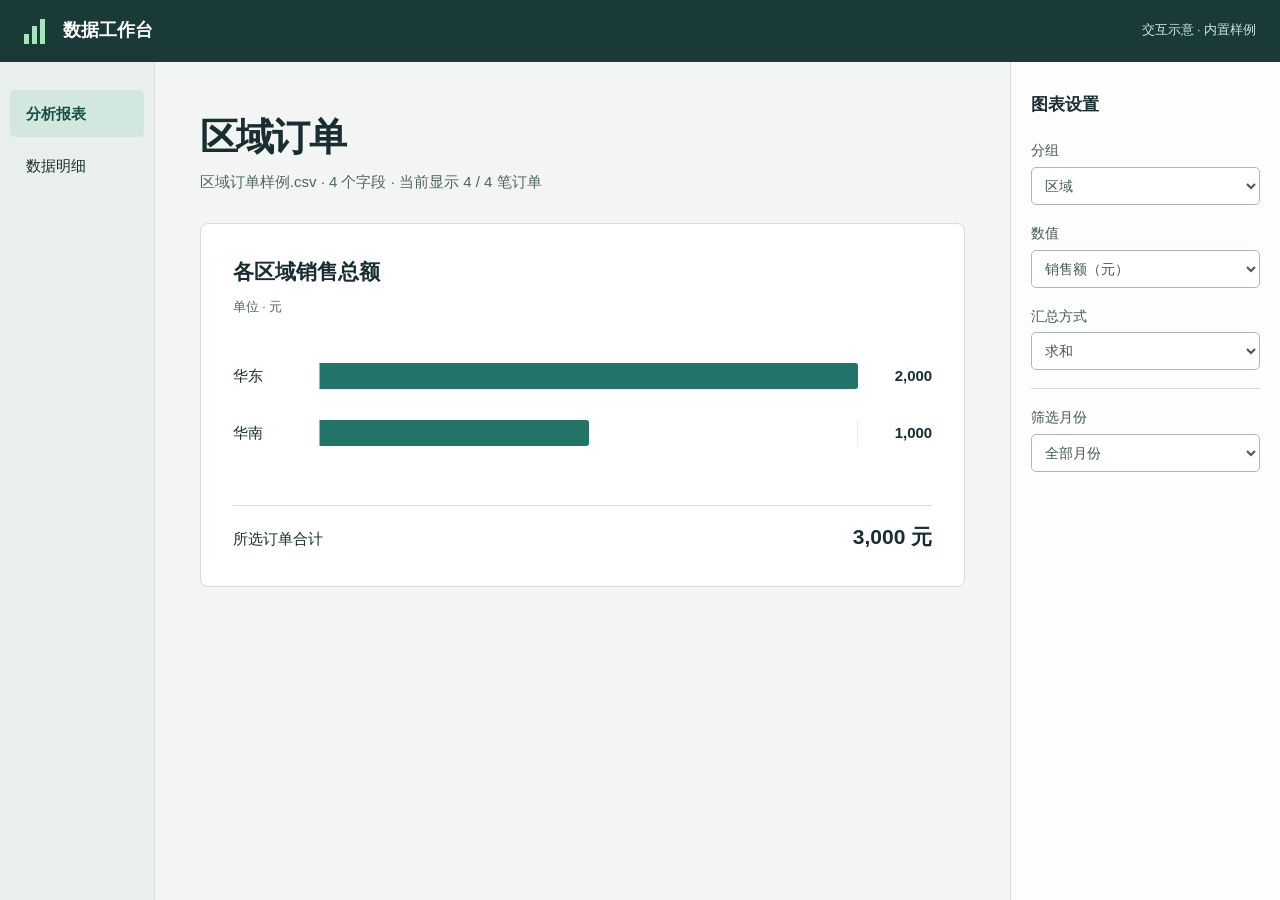
<file: docs/02-工作台交互示意.html>
<!doctype html>
<html lang="zh-CN">
<meta charset="utf-8">
<meta name="viewport" content="width=device-width,initial-scale=1">
<title>区域订单 · 分析工作台设计示意</title>
<style>
*{box-sizing:border-box}
:root{font:15px/1.55 "Segoe UI","Microsoft YaHei",sans-serif;color:#182e31;background:#f2f5f4;--accent:#12695e;--line:#d4dedb;font-variant-numeric:tabular-nums}
body{margin:0}button,select{font:inherit;color:inherit}button{cursor:pointer}
header{height:62px;background:#193a37;color:white;display:flex;align-items:center;padding:0 24px;gap:14px}header strong{font-size:18px}header small{margin-left:auto;color:#d6e6e1}
.mark{height:25px;width:25px;display:flex;gap:3px;align-items:end}.mark i{width:5px;background:#a5e3bc}.mark i:nth-child(1){height:38%}.mark i:nth-child(2){height:70%}.mark i:nth-child(3){height:98%}
.layout{display:grid;grid-template-columns:155px minmax(0,1fr) 270px;min-height:calc(100vh - 62px)}
nav{padding:28px 10px;background:#e9efed;border-right:1px solid var(--line)}nav button{display:block;border:0;background:transparent;text-align:left;width:100%;padding:12px 16px;margin-bottom:5px;border-radius:5px}nav button[aria-pressed=true]{background:#d2e7de;color:#134f45;font-weight:650}
main{padding:clamp(20px,3.5vw,54px);min-width:0}h1{font-size:clamp(28px,3vw,41px);letter-spacing:-.045em;margin:0}h2{font-size:21px;margin:0}.meta,dt,small{color:#506660}.meta{margin:4px 0 29px}
article{background:white;border:1px solid var(--line);border-radius:8px;padding:clamp(18px,2.5vw,36px)}article header{all:unset}
.total{border-top:1px solid var(--line);display:flex;align-items:baseline;justify-content:space-between;padding-top:15px;margin-top:26px}.total b{font-size:21px}
.chart{padding:24px 0 18px}.row{display:grid;grid-template-columns:74px minmax(0,1fr) 62px;align-items:center;gap:12px;min-height:57px}.row b{text-align:right}.track{height:26px;border-left:1px solid #a0b1ac;background:repeating-linear-gradient(90deg,transparent 0,transparent calc(25% - 1px),#e5ebe9 calc(25% - 1px),#e5ebe9 25%)}.bar{height:100%;display:block;background:#217467;border-radius:0 3px 3px 0}
aside{background:#fcfdfc;border-left:1px solid var(--line);padding:30px 20px}aside h2{font-size:17px;margin-bottom:22px}label{display:block;margin:0 0 18px;font-size:14px;color:#425952}select{display:block;width:100%;border:1px solid #a8bab3;border-radius:5px;background:white;padding:9px;margin-top:5px}.filter{border-top:1px solid var(--line);padding-top:18px}p{margin:6px 0}table{border-collapse:collapse;width:100%}td,th{text-align:left;border-bottom:1px solid var(--line);padding:12px 8px;white-space:nowrap}td:last-child,th:last-child{text-align:right}.scroll{overflow:auto}button:focus-visible,select:focus-visible{outline:3px solid #2f847d;outline-offset:2px}
@media(max-width:1024px){.layout{grid-template-columns:106px minmax(0,1fr) 208px}main{padding:24px 16px}nav button{padding:10px}}
@media(max-width:730px){.layout{display:flex;flex-direction:column}nav{display:flex;padding:8px}nav button{width:auto;margin:0}aside{border-top:1px solid var(--line)}}
</style>
<header><span class="mark" aria-hidden="true"><i></i><i></i><i></i></span><strong>数据工作台</strong><small>交互示意 · 内置样例</small></header>
<div class="layout">
  <nav aria-label="工作视图"><button id="report" aria-pressed="true">分析报表</button><button id="detail" aria-pressed="false">数据明细</button></nav>
  <main><h1>区域订单</h1><p class="meta" id="meta"></p><article><h2 id="title"></h2><div id="content"></div><div class="total"><span>所选订单合计</span><b id="total"></b></div></article></main>
  <aside aria-label="图表设置"><h2>图表设置</h2>
    <label>分组<select id="group"><option value="region">区域</option><option value="month">月份</option></select></label>
    <label>数值<select id="measure"><option value="amount">销售额（元）</option><option value="count">订单数（笔）</option></select></label>
    <label>汇总方式<select id="agg"><option value="sum">求和</option><option value="avg">平均</option></select></label>
    <label class="filter">筛选月份<select id="filter"><option value="">全部月份</option><option>2026-01</option><option>2026-02</option></select></label>
  </aside>
</div>
<script>
const orders=[
  {id:'00123',month:'2026-01',region:'华东',amount:1200},
  {id:'00124',month:'2026-01',region:'华南',amount:600},
  {id:'00125',month:'2026-02',region:'华东',amount:800},
  {id:'00126',month:'2026-02',region:'华南',amount:400}
];
const el=id=>document.getElementById(id);
const number=new Intl.NumberFormat('zh-CN');
let view='report';
function render(){
  const rows=orders.filter(order=>!el('filter').value || order.month===el('filter').value);
  const sum=rows.reduce((total,order)=>total+order.amount,0);
  const groupedBy=el('group').value;
  const counting=el('measure').value==='count';
  el('agg').disabled=counting;
  el('agg').options[0].text=counting?'计数':'求和';
  if(counting) el('agg').value='sum';
  const average=el('agg').value==='avg';
  el('report').setAttribute('aria-pressed',String(view==='report'));
  el('detail').setAttribute('aria-pressed',String(view==='detail'));
  el('meta').textContent='区域订单样例.csv · 4 个字段 · 当前显示 '+rows.length+' / 4 笔订单';
  el('total').textContent=number.format(sum)+' 元';
  if(view==='detail'){
    el('title').textContent='订单明细';
    el('content').innerHTML='<div class="scroll"><table><thead><tr><th>订单编号</th><th>月份</th><th>区域</th><th>销售额（元）</th></tr></thead><tbody>'+rows.map(r=>'<tr><td>'+r.id+'</td><td>'+r.month+'</td><td>'+r.region+'</td><td>'+number.format(r.amount)+'</td></tr>').join('')+'</tbody></table></div>';
    return;
  }
  const groups=new Map();
  for(const order of rows){
    const key=order[groupedBy];
    const item=groups.get(key)||{sum:0,count:0};
    item.sum+=order.amount;item.count++;groups.set(key,item);
  }
  const values=Array.from(groups,([label,item])=>({label,value:counting?item.count:average?item.sum/item.count:item.sum}));
  const max=Math.max(1,...values.map(item=>item.value));
  el('title').textContent=(groupedBy==='region'?'各区域':'各月')+(counting?'订单数':average?'平均每单销售额':'销售总额');
  el('content').innerHTML='<p><small>单位 · '+(counting?'笔':'元')+'</small></p><div class="chart">'+values.map(item=>'<div class="row"><span>'+item.label+'</span><div class="track" aria-hidden="true"><i class="bar" style="width:'+100*item.value/max+'%"></i></div><b>'+number.format(item.value)+'</b></div>').join('')+'</div>';
}
for(const id of ['group','measure','agg','filter']) el(id).addEventListener('change',render);
for(const id of ['report','detail']) el(id).addEventListener('click',()=>{view=id;render()});
render();
</script>
</html>
</file>
